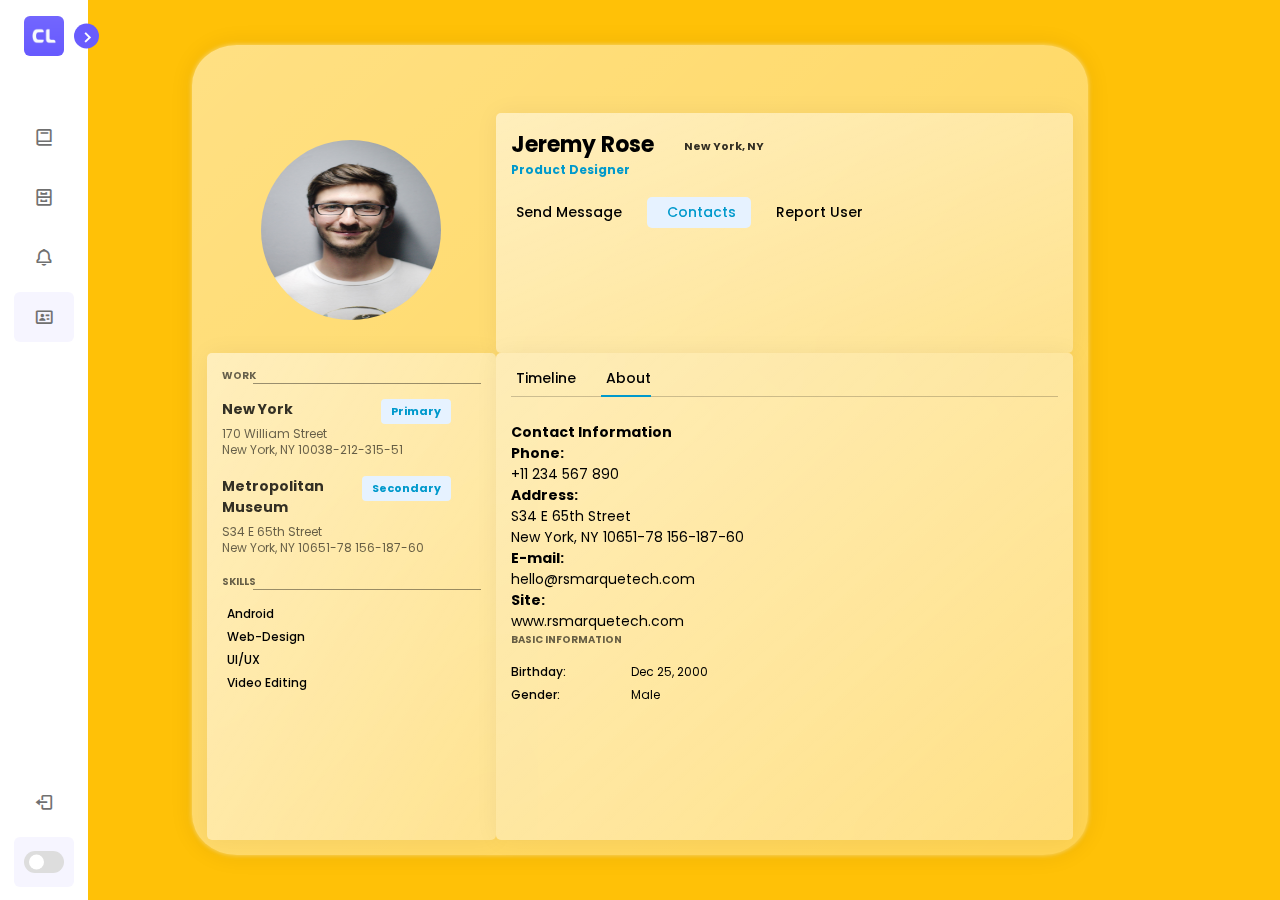
<file: profile.html>
<!DOCTYPE html>
<html>
    <head>
        <meta charset="UTF-8">
        <meta http-equiv="X-UA-Compatible" content="IE=edge">
        <meta name="viewport" content="width=device-width, initial-scale=1.0">
        
        <!----======== CSS ======== -->
        <link rel="stylesheet" href="css/style.css">
        <link rel="stylesheet" href="css/profile.css">
        
        <!----===== Boxicons CSS ===== -->
        <link href='https://unpkg.com/boxicons@2.1.1/css/boxicons.min.css' rel='stylesheet'>
        
        <!----===== Fontawesome CSS ===== -->
        <link rel="stylesheet" href="https://cdnjs.cloudflare.com/ajax/libs/font-awesome/6.2.0/css/all.min.css" />
        <title>Editor Page</title>
    </head>
    <body>
 


<!-------- Side Navigation bar starts here ------------>
          <nav class="sidebar close">
            <header>
                <div class="image-text">
                    <span class="image">
                        <img src="img/logo.png" alt="">
                    </span>
    
                    <div class="text logo-text">
                        <span class="name">FreeForm</span>
                        <span class="profession">Poem Editor</span>
                    </div>
                </div>
    
                <i class='bx bx-chevron-right toggle'></i>
            </header>
    
            <div class="menu-bar">
                <div class="menu">
    
                    
    
                    <ul class="menu-links">
                        <li class="nav-link">
                            <a href="index.html">
                                <i class='bx bx-book icon' ></i>
                                <span class="text nav-text">Editor</span>
                            </a>
                        </li>
    
                        <li class="nav-link">
                            <a href="list.html">
                                <i class='bx bx-cabinet icon' ></i>
                                <span class="text nav-text">My Poem</span>
                            </a>
                        </li>
    
                        <li class="nav-link">
                            <a href="#">
                                <i class='bx bx-bell icon'></i>
                                <span class="text nav-text">Notifications</span>
                            </a>
                        </li>
    
                        <li class="nav-link search-box">
                            <a href="profile.html">
                                <i class='bx bx-id-card icon' ></i>
                                <span class="text nav-text">User Profile</span>
                            </a>
                        </li>
    
                    </ul>
                </div>
    
                <div class="bottom-content">
                    <li class="">
                        <a href="#">
                            <i class='bx bx-log-out icon' ></i>
                            <span class="text nav-text">Logout</span>
                        </a>
                    </li>
    
                    <li class="mode">
                        <div class="sun-moon">
                            <i class='bx bx-moon icon moon'></i>
                            <i class='bx bx-sun icon sun'></i>
                        </div>
                        <span class="mode-text text">Dark mode</span>
    
                        <div class="toggle-switch">
                            <span class="switch"></span>
                        </div>
                    </li>
                    
                </div>
            </div>
    
        </nav>
<!-------- / Side Navigation bar ends here ------------>
      

                    <!-- ===== ===== Main-Container ===== ===== -->
            <div class="profile_container">

                <!-- ===== ===== Header/Navbar ===== ===== -->
                


                <!-- ===== ===== User Main-Profile ===== ===== -->
                <section class="userProfile card">
                    <div class="profile">
                        <figure><img src="img/profile.jpg" alt="profile" width="250px" height="250px"></figure>
                    </div>
                </section>


                <!-- ===== ===== Work & Skills Section ===== ===== -->
                <section class="work_skills card">

                    <!-- ===== ===== Work Contaienr ===== ===== -->
                    <div class="work">
                        <h1 class="heading">work</h1>
                        <div class="primary">
                            <h1>New York</h1>
                            <span>Primary</span>
                            <p>170 William Street <br> New York, NY 10038-212-315-51</p>
                        </div>

                        <div class="secondary">
                            <h1>Metropolitan <br> Museum</h1>
                            <span>Secondary</span>
                            <p>S34 E 65th Street <br> New York, NY 10651-78 156-187-60</p>
                        </div>
                    </div>

                    <!-- ===== ===== Skills Contaienr ===== ===== -->
                    <div class="skills">
                        <h1 class="heading">Skills</h1>
                        <ul>
                            <li style="--i:0">Android</li>
                            <li style="--i:1">Web-Design</li>
                            <li style="--i:2">UI/UX</li>
                            <li style="--i:3">Video Editing</li>
                        </ul>
                    </div>
                </section>


                <!-- ===== ===== User Details Sections ===== ===== -->
                <section class="userDetails card">
                    <div class="userName">
                        <h1 class="name">Jeremy Rose</h1>
                        <div class="map">
                            <i class="ri-map-pin-fill ri"></i>
                            <span>New York, NY</span>
                        </div>
                        <p>Product Designer</p>
                    </div>

                    <div class="rank">
                       
                        <div class="rating">
                            <i class="ri-star-fill rate"></i>
                            <i class="ri-star-fill rate"></i>
                            <i class="ri-star-fill rate"></i>
                            <i class="ri-star-fill rate"></i>
                            <i class="ri-star-fill rate underrate"></i>
                        </div>
                    </div>

                    <div class="btns">
                        <ul>
                            <li class="sendMsg">
                                <i class="ri-chat-4-fill ri"></i>
                                <a href="#">Send Message</a>
                            </li>

                            <li class="sendMsg active">
                                <i class="ri-check-fill ri"></i>
                                <a href="#">Contacts</a>
                            </li>

                            <li class="sendMsg">
                                <a href="#">Report User</a>
                            </li>
                        </ul>
                    </div>
                </section>


                <!-- ===== ===== Timeline & About Sections ===== ===== -->
                <section class="timeline_about card">
                    <div class="tabs">
                        <ul>
                            <li class="timeline">
                                <i class="ri-eye-fill ri"></i>
                                <span>Timeline</span>
                            </li>

                            <li class="about active">
                                <i class="ri-user-3-fill ri"></i>
                                <span>About</span>
                            </li>
                        </ul>
                    </div>

                    <div class="contact_Info">
                        <h1 class="heading">Contact Information</h1>
                        <ul>
                            <li class="phone">
                                <h1 class="label">Phone:</h1>
                                <span class="info">+11 234 567 890</span>
                            </li>

                            <li class="address">
                                <h1 class="label">Address:</h1>
                                <span class="info">S34 E 65th Street <br> New York, NY 10651-78 156-187-60</span>
                            </li>

                            <li class="email">
                                <h1 class="label">E-mail:</h1>
                                <span class="info">hello@rsmarquetech.com</span>
                            </li>

                            <li class="site">
                                <h1 class="label">Site:</h1>
                                <span class="info">www.rsmarquetech.com</span>
                            </li>
                        </ul>
                    </div>

                    <div class="basic_info">
                        <h1 class="heading">Basic Information</h1>
                        <ul>
                            <li class="birthday">
                                <h1 class="label">Birthday:</h1>
                                <span class="info">Dec 25, 2000</span>
                            </li>

                            <li class="sex">
                                <h1 class="label">Gender:</h1>
                                <span class="info">Male</span>
                            </li>
                        </ul>
                    </div>
                </section>
            </div>
            
   



    <script src="js/editor.js"></script>
    <script src="js/script.js"></script>
    </body>
</html>
</file>
<file: css/style.css>
/* Google Font Import - Poppins */
@import url('https://fonts.googleapis.com/css2?family=Poppins:wght@300;400;500;600;700&display=swap');
*{
  margin: 0;
  padding: 0;
  border: none;
  outline: none;
  text-decoration: none;
  box-sizing: border-box;
  font-family: "Poppins", sans-serif;
}
body{
  background: #f6f6f6;
}
.container{
  width: 100%;
  height: 100%;
  padding-left: 8%;
  margin-top: 10px;
  display: flex;
  justify-content: center;
}

.header{
  display: flex;
  align-items: center;
  justify-content: space-between;
  height: 60px;
  padding: 20px;
  background: #fff;
 
}
.logo{
  display: flex;
  align-items: center;
}
.logo a{
  color: #000;
  font-size: 18px;
  font-weight: 600;
  margin: 2rem 8rem 2rem 2rem;
}
.search_box{
  display: flex;
  align-items: center;
}
.search_box input{
  padding: 9px;
  width: 250px;
  background: rgb(228, 228, 228);
  border-top-left-radius: 5px;
  border-bottom-left-radius: 5px;
}
.search_box i{
  padding: 0.66rem;
  cursor: pointer;
  color: #fff;
  background: #000;
  border-top-right-radius: 5px;
  border-bottom-right-radius: 5px;
}
.header-icons{
  display: flex;
  align-items: center;
}
.header-icons i{
  margin-right: 2rem;
  cursor: pointer;
}
.header-icons .account{
  width: 130px;
  display: flex;
  align-items: center;
  justify-content: space-between;
}
.header-icons .account img{
  width: 35px;
  height: 35px;
  cursor: pointer;
  border-radius: 50%;
}


/* ===== THEME COLOR CHANGER ===== */
:root{
    /* ===== Colors ===== */
    --body-color: #FFC107;;
    --sidebar-color: #FFF;
    --primary-color: #695CFE;
    --primary-color-light: #F6F5FF;
    --toggle-color: #DDD;
    --text-color: #707070;

    /* ====== Transition ====== */
    --tran-03: all 0.2s ease;
    --tran-03: all 0.3s ease;
    --tran-04: all 0.3s ease;
    --tran-05: all 0.3s ease;
}

body{
    min-height: 100vh;
    background-color: var(--body-color);
    transition: var(--tran-05);
}

::selection{
    background-color: var(--primary-color);
    color: #fff;
}

body.dark{
    --body-color: #0e0d0d;
    --sidebar-color: #FFC107;;
    --primary-color: #fff;
    --primary-color-light: #0e0d0d;
    --toggle-color: #fff;
    --text-color: #fff;
}


/* ===== Sidebar ===== */
.sidebar{
    position: fixed;
    top: 0;
    left: 0;
    height: 100%;
    width: 250px;
    padding: 10px 14px;
    background: var(--sidebar-color);
    transition: var(--tran-05);
    z-index: 100;  
}
.sidebar.close{
    width: 88px;
}

/* Sidebar Section */
.sidebarright{
  width: 15%;
  padding: 2rem 1rem;
  background: #fff;
}
.sidebarright h4{
  margin-bottom: 1.5rem;
}
.sidebarright .balance{
  display: flex;
  align-items: center;
  margin-bottom: 1rem;
}
.balance .icon{
  color: #fff;
  font-size: 20px;
  border-radius: 6px;
  margin-right: 1rem;
  padding: 1rem;
  background: rgb(37, 37, 37);
}
.balance .info h5{
  font-size: 16px;
}
.balance .info span{
  font-size: 14px;
  color: rgb(100, 100, 100);
}
.balance .info i{
  margin-right: 2px;
}
/* Main Body Section */


  
/* ===== Reusable code - Here ===== */
.sidebar li{
    height: 50px;
    list-style: none;
    display: flex;
    align-items: center;
    margin-top: 10px;
}

.sidebar header .image,
.sidebar .icon{
    min-width: 60px;
    border-radius: 6px;
}

.sidebar .icon{
    min-width: 60px;
    border-radius: 6px;
    height: 100%;
    display: flex;
    align-items: center;
    justify-content: center;
    font-size: 20px;
}

.sidebar .text,
.sidebar .icon{
    color: var(--text-color);
    transition: var(--tran-03);
}

.sidebar .text{
    font-size: 17px;
    font-weight: 500;
    white-space: nowrap;
    opacity: 1;
}
.sidebar.close .text{
    opacity: 0;
}
/* =========================== */

.sidebar header{
    position: relative;
}

.sidebar header .image-text{
    display: flex;
    align-items: center;
}
.sidebar header .logo-text{
    display: flex;
    flex-direction: column;
}
header .image-text .name {
    margin-top: 2px;
    font-size: 18px;
    font-weight: 600;
}

header .image-text .profession{
    font-size: 16px;
    margin-top: -2px;
    display: block;
}

.sidebar header .image{
    display: flex;
    align-items: center;
    justify-content: center;
}

.sidebar header .image img{
    width: 40px;
    border-radius: 6px;
}

.sidebar header .toggle{
    position: absolute;
    top: 50%;
    right: -25px;
    transform: translateY(-50%) rotate(180deg);
    height: 25px;
    width: 25px;
    background-color: var(--primary-color);
    color: var(--sidebar-color);
    border-radius: 50%;
    display: flex;
    align-items: center;
    justify-content: center;
    font-size: 22px;
    cursor: pointer;
    transition: var(--tran-05);
}

body.dark .sidebar header .toggle{
    color: var(--text-color);
}

.sidebar.close .toggle{
    transform: translateY(-50%) rotate(0deg);
}

.sidebar .menu{
    margin-top: 40px;
}

.sidebar li.search-box{
    border-radius: 6px;
    background-color: var(--primary-color-light);
    cursor: pointer;
    transition: var(--tran-05);
}

.sidebar li.search-box input{
    height: 100%;
    width: 100%;
    outline: none;
    border: none;
    background-color: var(--primary-color-light);
    color: var(--text-color);
    border-radius: 6px;
    font-size: 17px;
    font-weight: 500;
    transition: var(--tran-05);
}
.sidebar li a{
    list-style: none;
    height: 100%;
    background-color: transparent;
    display: flex;
    align-items: center;
    height: 100%;
    width: 100%;
    border-radius: 6px;
    text-decoration: none;
    transition: var(--tran-03);
}

.sidebar li a:hover{
    background-color: var(--primary-color);
}
.sidebar li a:hover .icon,
.sidebar li a:hover .text{
    color: var(--sidebar-color);
}
body.dark .sidebar li a:hover .icon,
body.dark .sidebar li a:hover .text{
    color: var(--text-color);
}

.sidebar .menu-bar{
    height: calc(100% - 55px);
    display: flex;
    flex-direction: column;
    justify-content: space-between;
    overflow-y: scroll;
}
.menu-bar::-webkit-scrollbar{
    display: none;
}
.sidebar .menu-bar .mode{
    border-radius: 6px;
    background-color: var(--primary-color-light);
    position: relative;
    transition: var(--tran-05);
}

.menu-bar .mode .sun-moon{
    height: 50px;
    width: 60px;
}

.mode .sun-moon i{
    position: absolute;
}
.mode .sun-moon i.sun{
    opacity: 0;
}
body.dark .mode .sun-moon i.sun{
    opacity: 1;
}
body.dark .mode .sun-moon i.moon{
    opacity: 0;
}

.menu-bar .bottom-content .toggle-switch{
    position: absolute;
    right: 0;
    height: 100%;
    min-width: 60px;
    display: flex;
    align-items: center;
    justify-content: center;
    border-radius: 6px;
    cursor: pointer;
}
.toggle-switch .switch{
    position: relative;
    height: 22px;
    width: 40px;
    border-radius: 25px;
    background-color: var(--toggle-color);
    transition: var(--tran-05);
}

.switch::before{
    content: '';
    position: absolute;
    height: 15px;
    width: 15px;
    border-radius: 50%;
    top: 50%;
    left: 5px;
    transform: translateY(-50%);
    background-color: var(--sidebar-color);
    transition: var(--tran-04);
}

body.dark .switch::before{
    left: 20px;
}

.home{
    position: absolute;
    top: 0;
    top: 0;
    left: 250px;
    height: 100vh;
    width: calc(100% - 250px);
    background-color: var(--body-color);
    transition: var(--tran-05);
}
.home .text{
    font-size: 30px;
    font-weight: 500;
    color: var(--text-color);
    padding: 12px 60px;
}

.sidebar.close ~ .home{
    left: 78px;
    height: 100vh;
    width: calc(100% - 78px);
}
</file>
<file: css/profile.css>
/* ===== =====  Poppins Google Font  ===== =====  */
@import url("https://fonts.googleapis.com/css?family=Poppins:100,100i,200,200i,300,300i,400,400i,500,500i,600,600i,700,700i,800,800i,900,900i");

/* ===== =====>>  Universal Selector  <<===== =====  */
* {
  padding: 0;
  margin: 0;
  font-size: 14px;
  font-family: sans-serif;
  list-style: none;
  text-decoration: none;
  font-family: "Poppins", sans-serif;
}

/* ===== =====>>  Body Font Size  <<===== =====  */
html {
  font-size: 10px;
}

/* ===== =====>> Css Variables  <<===== =====  */
:root {
  /* =====>>  Font Color  <<===== */
  --f1-color: #fff;
  --f2-color: #000;
  --f3-color: rgba(0, 0, 0, 0.8);
  --f4-color: rgba(0, 0, 0, 0.6);
  --f5-color: #0099cc;
  --f6-color: #88cee6;

  /* =====>>  Background Color  <<===== */
  --bg1-color: #fff;
  --bg2-color: #000;
  --bg3-color: #33ccff;
  --bg4-color: #33cc33;
  --bg5-color: #0099cc;
  --bg6-color: rgba(0, 0, 0, 0.4);
  --bg7-color: rgba(0, 0, 0, 0.2);
  --glass-bg: linear-gradient(
    to right bottom,
    rgba(255, 255, 255, 0.5),
    rgba(255, 255, 255, 0.3)
  );
  --C-lg-bg: linear-gradient(45deg, #ff3399, #ff9933);

  /* ===== =====>>  Font Size  <<===== =====  */
  --xxxl-fs: 2.2rem;
  --xxl-fs: 1.8rem;
  --xl-fs: 1.6rem;
  --l-fs: 1.4rem;
  --m-fs: 1.2rem;
  --s-fs: 1.1rem;
  --xs-fs: 1rem;

  /* =====>>  Margin  <<===== */
  --m-2-5: 2.5rem;
  --m-1-8: 1.8rem;
  --m-1-5: 1.5rem;
  --m-0-6: 0.6rem;
  --m-0-5: 0.5rem;
  --m-0-3: 0.3rem;

  /* =====>>  Padding  <<===== */
  --p-2-5: 2.5rem;
  --p-1-5: 1.5rem;
  --p-1-0: 1rem;
  --p-0-8: 0.8rem;
  --p-0-5: 0.5rem;
  --p-0-4: 0.4rem;
  --p-0-3: 0.3rem;
}

/* ===== =====>>  Body Css  <<===== =====  */
body {
  display: flex;
  justify-content: center;
  align-items: center;
  min-height: 100vh;
}

/* ===== =====>>  Body Main-Background Css  <<===== =====  */
.main_bg {
  position: absolute;
  top: 0;
  left: 0;
  width: 100%;
  height: 100%;
  background: url(bg.png);
  background-position: left;
  z-index: -1;
  filter: blur(10px);
}

/* ===== =====>>  Main-Container Css  <<===== =====  */
.profile_container {
  position: relative;
  display: grid;
  grid-template-columns: 1fr 2fr;
  grid-template-areas:
    "header header"
    "userProfile userDetails"
    "work_skills timeline_about"
    "work_skills timeline_about";
  width: 70%;
  height: 90vh;
  background: var(--glass-bg);
  padding: var(--p-1-5);
  box-shadow: 0 0 5px rgba(255, 255, 255, 0.5), 0 0 25px rgba(0, 0, 0, 0.08);
  border-radius: 5%;
}

/* ===== =====>>  Container Cards Grid-Area Css Start  <<===== =====  */
header {
  grid-area: header;
}

.userProfile {
  grid-area: userProfile;
}

.work_skills {
  grid-area: work_skills;
}

.userDetails {
  grid-area: userDetails;
}

.timeline_about {
  grid-area: timeline_about;
}

/* ===== =====>>  Container Cards Css  <<===== =====  */
.profile_container .card {
  background: var(--glass-bg);
  backdrop-filter: blur(3rem);
  border-radius: 0.5rem;
  box-shadow: 0 0 25px rgba(0, 0, 0, 0.05);
  padding: var(--p-1-5);
}

/* ===== =====>>  Container Header/Navbar Css  <<===== =====  */
.profile_container header {
  padding: 0 var(--p-2-5);
}

.profile_container header .brandLogo {
  display: flex;
  align-items: center;
}

.profile_container header .brandLogo figure img {
  width: 3.5rem;
  height: 3.5rem;
}

.profile_container header .brandLogo span {
  font-size: var(--xl-fs);
  font-weight: 700;
  margin-left: var(--m-0-5);
}

/* ===== =====>>  User Main-Profile Css Start  <<===== ===== */
.profile_container .userProfile {
  position: relative;
  display: flex;
  justify-content: center;
  align-items: center;
  padding: 0;
  background: none;
  backdrop-filter: none;
  box-shadow: none;
}

.profile_container .userProfile .profile figure img {
  width: 18rem;
  height: 18rem;
  border-radius: 50%;
}

/* ===== =====>>  Work & Skills Css Start  <<===== ===== */
.profile_container .work_skills {
  padding: var(--p-1-5);
}

.work_skills .work .heading,
.work_skills .skills .heading {
  position: relative;
  font-size: var(--xs-fs);
  color: rgba(0, 0, 0, 0.6);
  text-transform: uppercase;
  margin-bottom: var(--m-1-5);
}

.work_skills .work .heading::before,
.work_skills .skills .heading::before {
  content: "";
  position: absolute;
  bottom: 0;
  right: 0;
  height: 0.1rem;
  width: 88%;
  background: var(--bg6-color);
}

.work_skills .work .primary,
.work_skills .work .secondary {
  position: relative;
}

.work_skills .work .primary h1,
.work_skills .work .secondary h1 {
  font-size: var(--l-fs);
  color: var(--f3-color);
  margin-bottom: var(--m-0-6);
}

.work_skills .work .primary span,
.work_skills .work .secondary span {
  position: absolute;
  top: 0;
  right: 3rem;
  font-weight: 700;
  font-size: var(--s-fs);
  color: var(--f5-color);
  background: #e6f2ff;
  padding: var(--p-0-4) var(--p-1-0);
  border-radius: 0.4rem;
}

.work_skills .work .primary p,
.work_skills .work .secondary p {
  margin-bottom: var(--m-1-8);
  font-size: var(--m-fs);
  color: rgba(0, 0, 0, 0.6);
  line-height: 1.6rem;
}

/* =====>>  Skills Bars Css  <<===== */
.work_skills .skills ul li {
  position: relative;
  font-size: var(--m-fs);
  line-height: 1.8rem;
  margin: var(--m-0-5);
  color: var(--f2-color);
  font-weight: 500;
}

.work_skills .skills ul li::before {
  content: "";
  position: absolute;
  top: 0;
  bottom: 0;
  right: 0;
  margin: auto;
  height: 0.2rem;
  background: var(--bg3-color);
  animation: skills 8s linear infinite;
  animation-delay: calc(-2s * var(--i));
}

@keyframes skills {
  0% {
    width: 50%;
    filter: hue-rotate(180deg);
  }

  50% {
    width: 0;
  }

  100% {
    width: 50%;
    filter: hue-rotate(0);
  }
}

/* ===== =====>>  User Details Css Start  <<===== ===== */
.userDetails {
  position: relative;
  padding: var(--p-1-5) var(--p-2-5);
}

.userDetails .userName h1 {
  font-size: var(--xxxl-fs);
}

.userDetails .userName .map {
  position: absolute;
  top: 2.5rem;
  left: 18.5rem;
  display: flex;
  justify-content: center;
  align-items: center;
}

.userDetails .userName .map .ri {
  margin-right: var(--m-0-3);
  font-size: var(--m-fs);
}

.userDetails .userName .map span {
  font-size: var(--s-fs);
  color: var(--f3-color);
  font-weight: 700;
}

.userDetails .userName p {
  font-size: var(--m-fs);
  font-weight: 700;
  color: var(--f5-color);
  margin-bottom: var(--m-1-8);
}

.userDetails .rank {
  position: relative;
  margin-bottom: var(--m-1-8);
}

.userDetails .rank .heading {
  font-size: var(--xs-fs);
  color: var(--f4-color);
  text-transform: uppercase;
  margin-bottom: var(--m-0-6);
}

.userDetails .rank span {
  font-size: var(--xxl-fs);
  font-weight: 700;
}

.userDetails .rank .rating {
  position: absolute;
  top: 2.7rem;
  left: 3.5rem;
}

.userDetails .rank .rating .rate {
  color: var(--f5-color);
  font-size: var(--l-fs);
}

.userDetails .rank .rating .underrate {
  color: var(--f6-color);
}

.userDetails .btns ul,
.userDetails .btns ul li {
  display: flex;
  align-items: center;
}

.userDetails .btns ul li {
  margin-right: var(--m-2-5);
  border-radius: 0.5rem;
}

.userDetails .btns ul li .ri {
  margin-right: var(--m-0-5);
  font-size: var(--xl-fs);
}

.userDetails .btns ul li a {
  font-size: var(--l-fs);
  color: var(--f2-color);
  font-weight: 500;
}

.userDetails .btns ul .active {
  background: #e6f2ff;
  padding: var(--p-0-5) var(--p-1-5);
}

.userDetails .btns ul .active a,
.userDetails .btns ul .active .ri {
  color: var(--f5-color);
}

/* ===== =====>>  Timeline & About Css Start  <<===== ===== */
.timeline_about {
  padding: var(--p-2-5);
}

.timeline_about .tabs ul {
  position: relative;
  display: flex;
  align-items: center;
  margin-bottom: var(--m-2-5);
}

.timeline_about .tabs ul::before {
  content: "";
  position: absolute;
  bottom: 0;
  right: 0;
  width: 100%;
  height: 1px;
  background: var(--bg7-color);
}

.timeline_about .tabs ul li {
  position: relative;
  display: flex;
  align-items: center;
  margin-right: var(--m-2-5);
  padding-bottom: var(--p-0-8);
  cursor: pointer;
}

.timeline_about .tabs ul li span {
  font-size: var(--l-fs);
  font-weight: 500;
}

.timeline_about .tabs ul li .ri {
  margin-right: var(--m-0-5);
}

.timeline_about .tabs ul .active::before {
  content: "";
  position: absolute;
  bottom: 0;
  width: 100%;
  height: 2px;
  background: var(--bg5-color);
}

.timeline_about .contact_info .heading,
.timeline_about .basic_info .heading {
  font-size: var(--xs-fs);
  color: var(--f4-color);
  text-transform: uppercase;
  margin-bottom: var(--m-1-5);
}

.timeline_about .contact_info ul,
.timeline_about .basic_info ul {
  margin-bottom: var(--m-1-5);
}

.timeline_about .contact_info ul li,
.timeline_about .basic_info ul li {
  display: flex;
  margin: var(--m-0-5) 0;
}

.timeline_about .contact_info ul li h1,
.timeline_about .basic_info ul li h1 {
  font-weight: 500;
  font-size: var(--m-fs);
  min-width: 12rem;
}

.timeline_about .contact_info ul li span,
.timeline_about .basic_info ul li span {
  font-size: var(--m-fs);
}

.timeline_about .contact_info ul .phone span,
.timeline_about .contact_info ul .email span,
.timeline_about .contact_info ul .site span {
  color: var(--f5-color);
}


@media screen and (max-width: 1024px) {
    html {
      font-size: 9px;
    }
  }
  
  @media screen and (max-width: 900px) {
    html {
      font-size: 8px;
    }
  }
  
  @media screen and (max-width: 768px) {
    html {
      font-size: 10px;
    }
  
    /* ===== =====>>  Container Css Start  <<===== ===== */
    .profile_container {
      grid-template-columns: 1fr;
      grid-template-areas:
        "header"
        "userProfile"
        "userDetails"
        "work_skills"
        "timeline_about";
      overflow-x: hidden;
      overflow-y: inherit;
      padding: 0;
      width: 80%;
      height: 100%;
      box-shadow: none;
    }
  
    /* ===== =====>>  Container Card Css Start  <<===== ===== */
    .profile_container .card {
      backdrop-filter: none;
    }
  
    .userDetails {
      margin-bottom: 3rem;
    }
  
    .profile_container::before,
    .profile_container::after {
      display: none;
    }
  
    /* ===== =====>>  Header/Navbar Css Start  <<===== ===== */
    .profile_container header {
      padding: 2.5rem;
    } 
  }
  
  @media screen and (max-width: 500px) {
    .profile_container {
      width: 100%;
      overflow: initial;
    }
  }
  
  @media screen and (max-width: 350px) {
    .main_bg {
      animation: none;
    }
  }
</file>
